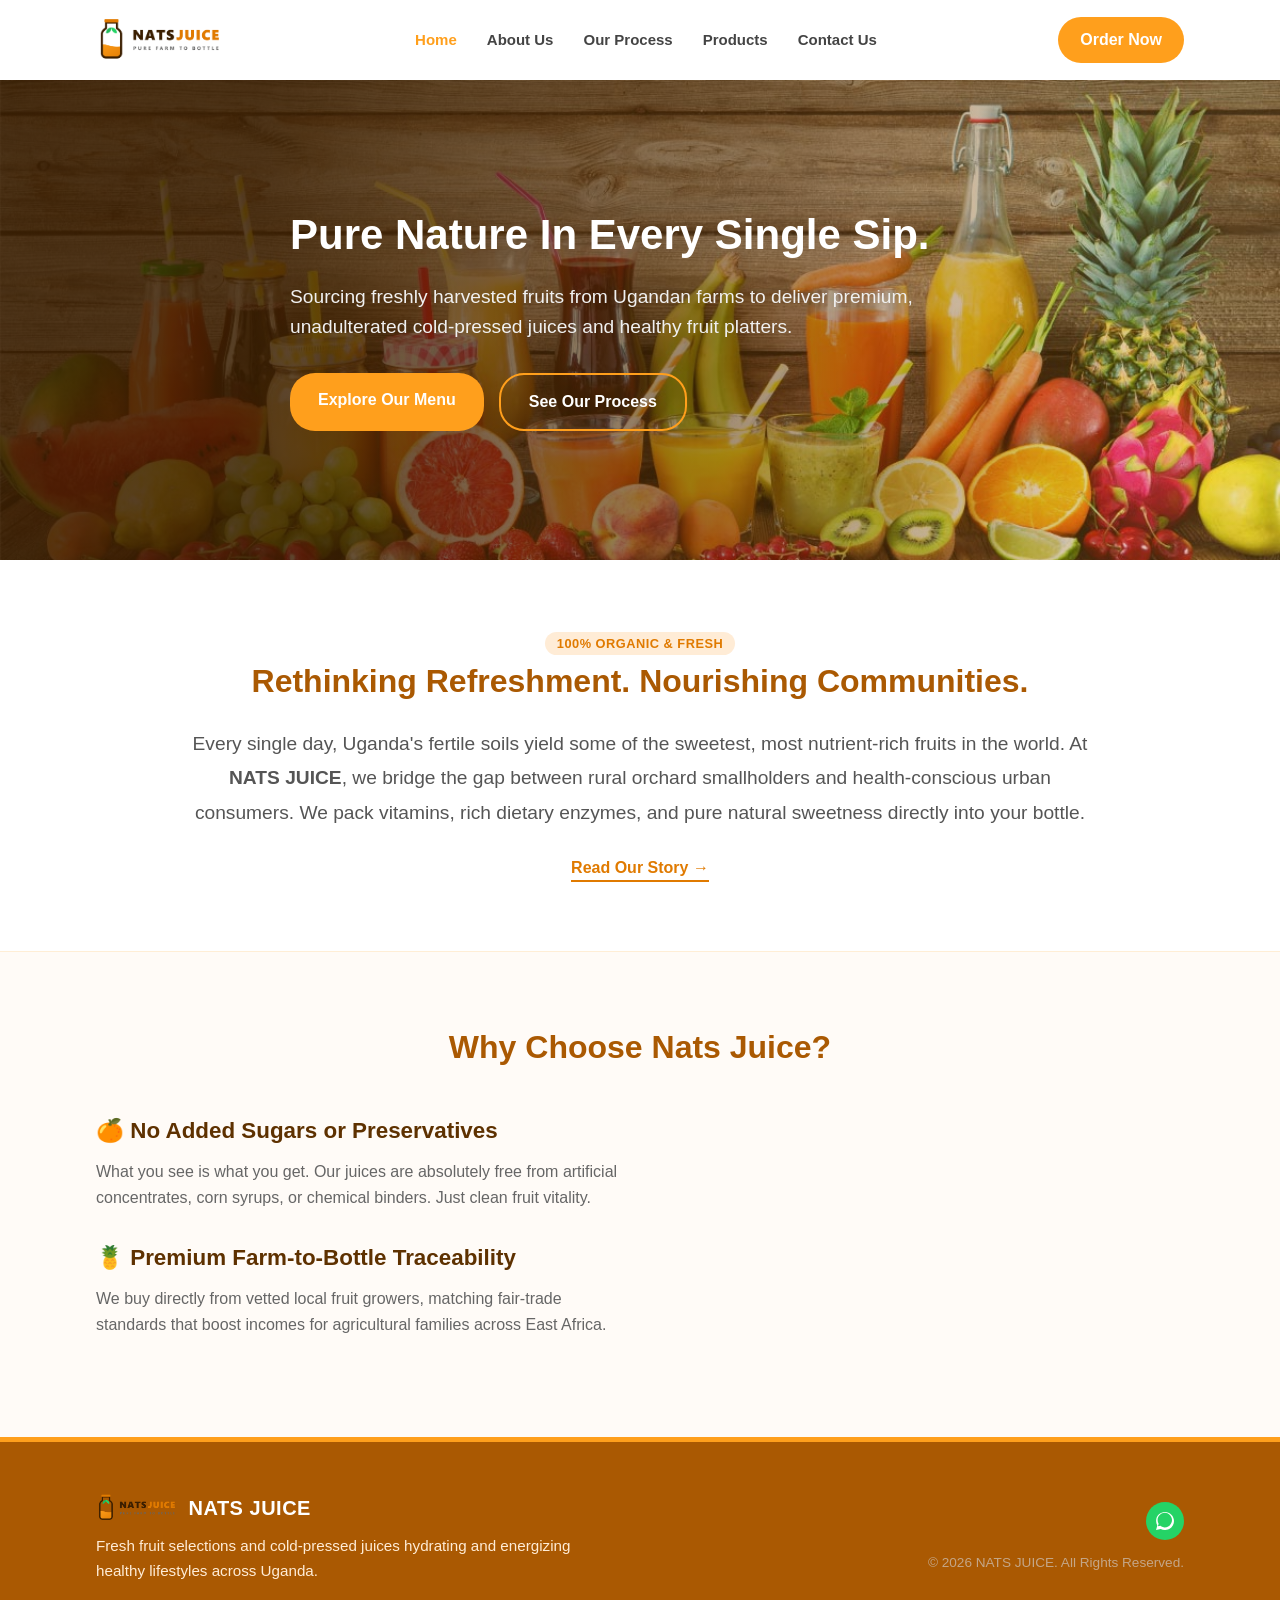
<file: juice - Copy/Index.html>
<!DOCTYPE html>
<html lang="en">
<head>
    <meta charset="UTF-8">
    <meta name="viewport" content="width=device-width, initial-scale=1.0">
    <title>NATS JUICE | Fresh Fruits & Natural Juices</title>
    <link rel="stylesheet" href="style.css">
</head>
<body>

    <header class="main-header">
        <div class="container header-flex">
            <div class="logo">
                <img src="images/logo.png" alt="Nats Juice Logo" class="logo-img">
                <span class="logo-text"></span>
            </div>
            <nav class="nav-menu">
                <ul>
                    <li><a href="index.html" class="active">Home</a></li>
                    <li><a href="About.html">About Us</a></li>
                    <li><a href="Process.html">Our Process</a></li>
                    <li><a href="products.html">Products</a></li>
                    <li><a href="contact.html">Contact Us</a></li>
                </ul>
            </nav>
            <div class="header-cta">
                <a href="contact.html" class="btn-cta">Order Now</a>
            </div>
        </div>
    </header>

    <section class="hero-section">
        <div class="hero-overlay"></div>
        <div class="container hero-content">
            <h1>Pure Nature In Every Single Sip.</h1>
            <p style="margin-bottom: 30px; font-size: 1.2rem; color: #f0f0f0;">Sourcing freshly harvested fruits from Ugandan farms to deliver premium, unadulterated cold-pressed juices and healthy fruit platters.</p>
            <div style="display: flex; gap: 15px; flex-wrap: wrap;">
                <a href="products.html" class="btn-primary">Explore Our Menu</a>
                <a href="Process.html" class="btn-primary" style="background-color: transparent; border: 2px solid #FF9F1C;">See Our Process</a>
            </div>
        </div>
    </section>

    <section class="section-padding" style="background-color: #ffffff;">
        <div class="container" style="max-width: 900px; text-align: center;">
            <span class="product-badge">100% Organic & Fresh</span>
            <h2 class="section-title" style="margin-bottom: 20px;">Rethinking Refreshment. Nourishing Communities.</h2>
            <p style="font-size: 1.2rem; color: #555555; line-height: 1.8; margin-bottom: 25px;">
                Every single day, Uganda's fertile soils yield some of the sweetest, most nutrient-rich fruits in the world. At <strong>NATS JUICE</strong>, we bridge the gap between rural orchard smallholders and health-conscious urban consumers. We pack vitamins, rich dietary enzymes, and pure natural sweetness directly into your bottle.
            </p>
            <a href="About.html" style="color: #E07A00; font-weight: bold; text-decoration: none; border-bottom: 2px solid #E07A00; padding-bottom: 4px; transition: color 0.3s;">
                Read Our Story &rarr;
            </a>
        </div>
    </section>

    <section class="section-padding" style="background-color: #fffbf7; border-top: 1px solid #ffeed6;">
        <div class="container">
            <h2 class="section-title">Why Choose Nats Juice?</h2>
            <div class="grid-two-col" style="align-items: center;">
                <div>
                    <div style="margin-bottom: 30px;">
                        <h3 style="color: #5E3100; margin-bottom: 10px; font-size: 1.4rem;">🍊 No Added Sugars or Preservatives</h3>
                        <p style="color: #666;">What you see is what you get. Our juices are absolutely free from artificial concentrates, corn syrups, or chemical binders. Just clean fruit vitality.</p>
                    </div>
                    <div style="margin-bottom: 30px;">
                        <h3 style="color: #5E3100; margin-bottom: 10px; font-size: 1.4rem;">🍍 Premium Farm-to-Bottle Traceability</h3>
                        <p style="color: #666;">We buy directly from vetted local fruit growers, matching fair-trade standards that boost incomes for agricultural families across East Africa.</p>
                    </div>
                </div>
            </div>
        </div>
    </section>

    <footer class="main-footer-compact">
        <div class="container footer-grid-compact">
            <div class="footer-brand-compact">
                <div class="logo">
                    <img src="images/logo.png" alt="Nats Juice Logo" class="logo-img" style="height: 32px;">
                    <span class="logo-text" style="color: #ffffff; font-size: 20px;">NATS JUICE</span>
                </div>
                <p>Fresh fruit selections and cold-pressed juices hydrating and energizing healthy lifestyles across Uganda.</p>
            </div>
            <div class="footer-socials-compact">
                <div class="social-icons-compact">
                    <a href="https://wa.me/256778732386" target="_blank" class="social-btn-compact whatsapp" aria-label="WhatsApp">
                        <svg viewBox="0 0 24 24" width="18" height="18" fill="currentColor"><path d="M.057 24l1.687-6.163c-1.041-1.804-1.588-3.849-1.587-5.946C.06 5.348 5.397.01 12.008.01c3.202.001 6.212 1.246 8.477 3.513 2.266 2.268 3.507 5.28 3.505 8.484-.004 6.657-5.34 11.997-11.953 11.997-2.005-.001-3.973-.502-5.713-1.457L0 24zm6.59-4.846c1.6.95 3.188 1.449 4.825 1.451 5.436 0 9.86-4.37 9.864-9.799.002-2.623-1.023-5.086-2.885-6.948C16.53 2.01 14.081.99 11.999.99c-5.442 0-9.87 4.372-9.874 9.802-.001 1.73.472 3.41 1.368 4.888l-.948 3.46 3.548-.923z"/></svg>
                    </a>
                </div>
                <p class="copyright-text-compact">&copy; 2026 NATS JUICE. All Rights Reserved.</p>
            </div>
        </div>
    </footer>
</body>
</html>
</file>
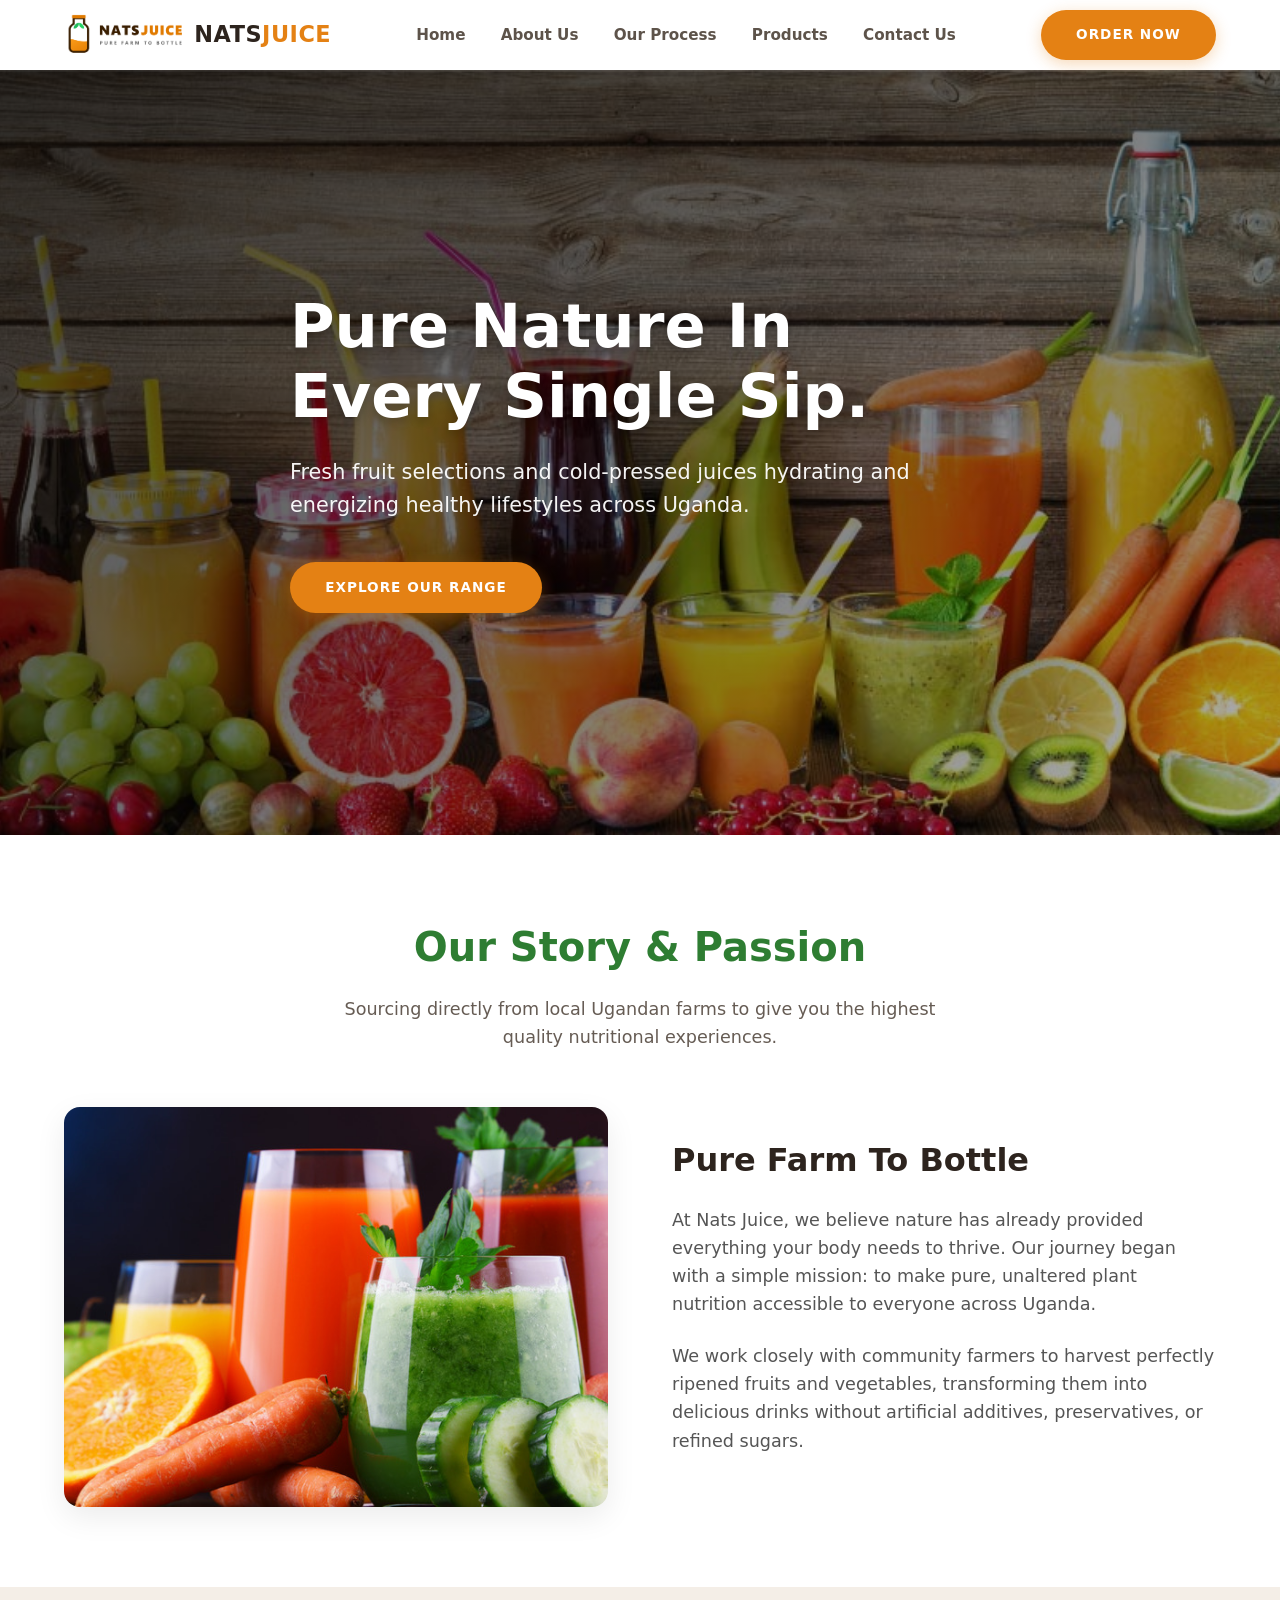
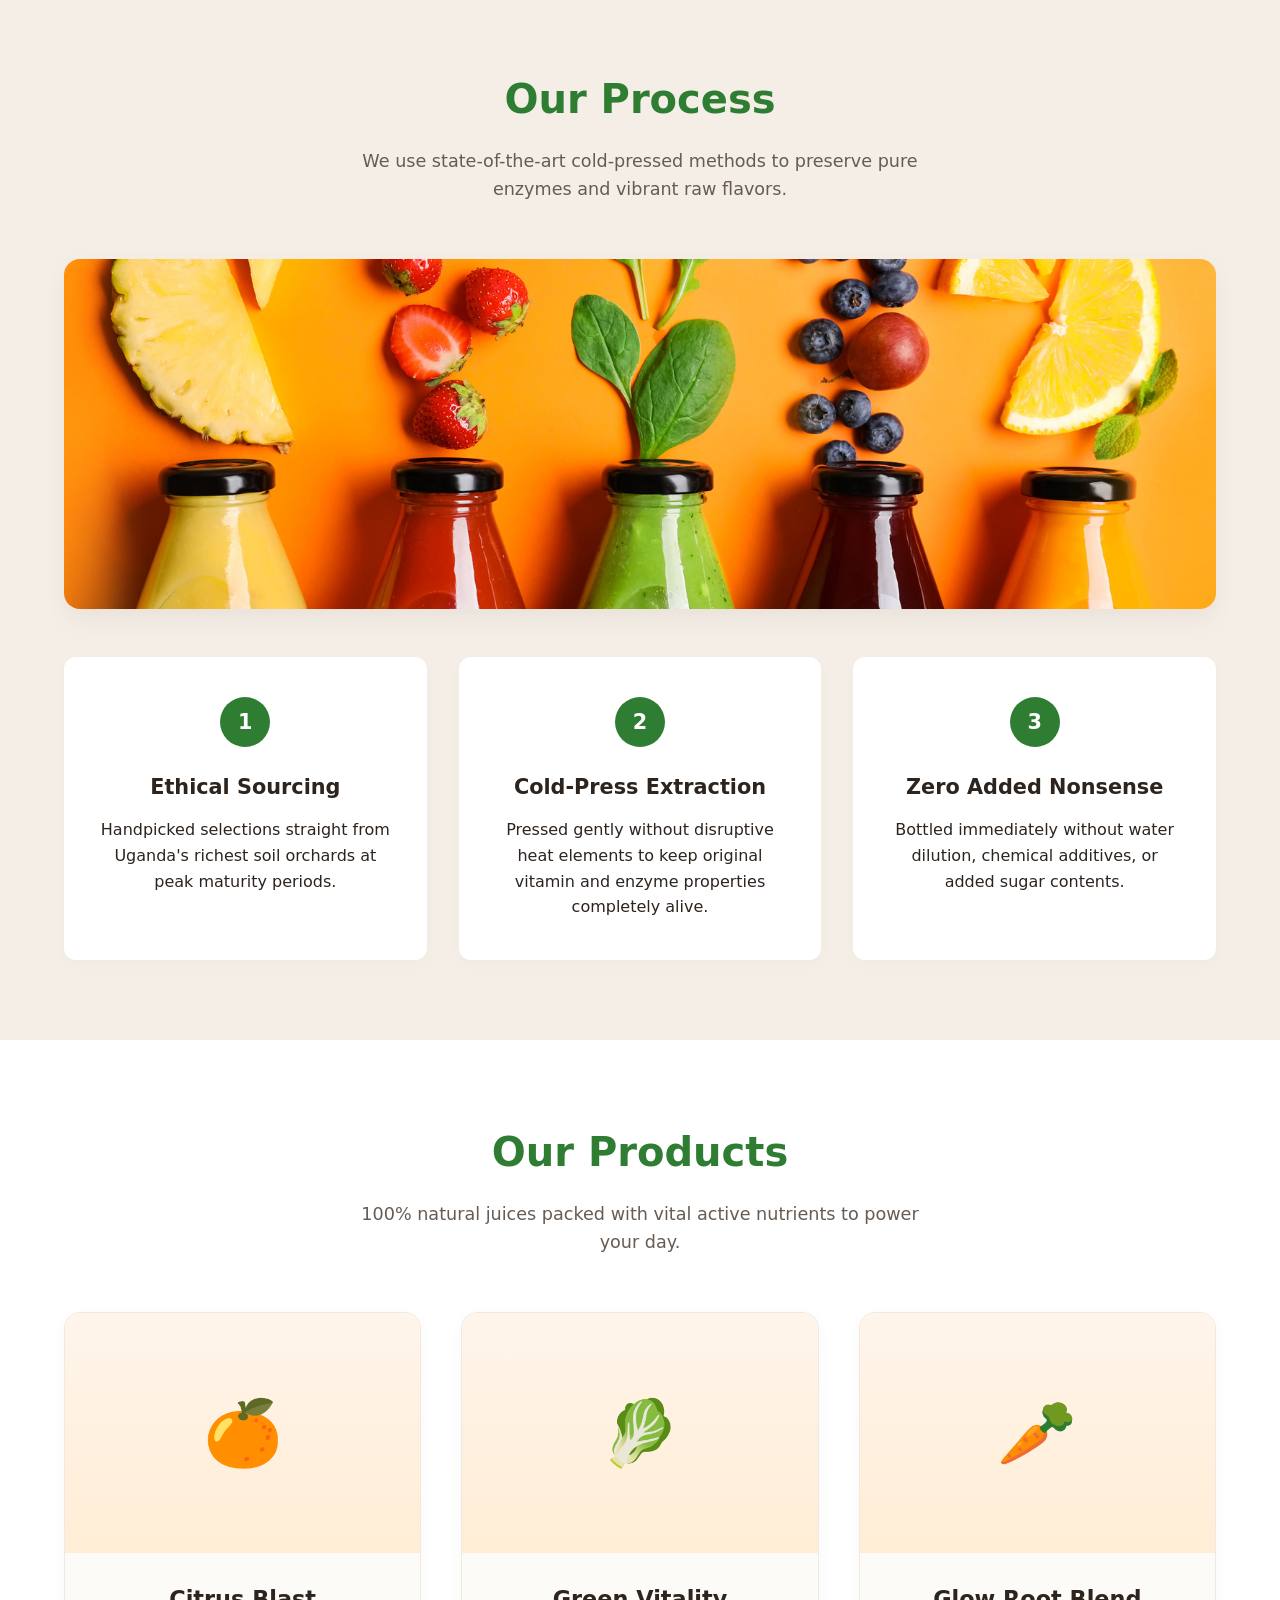
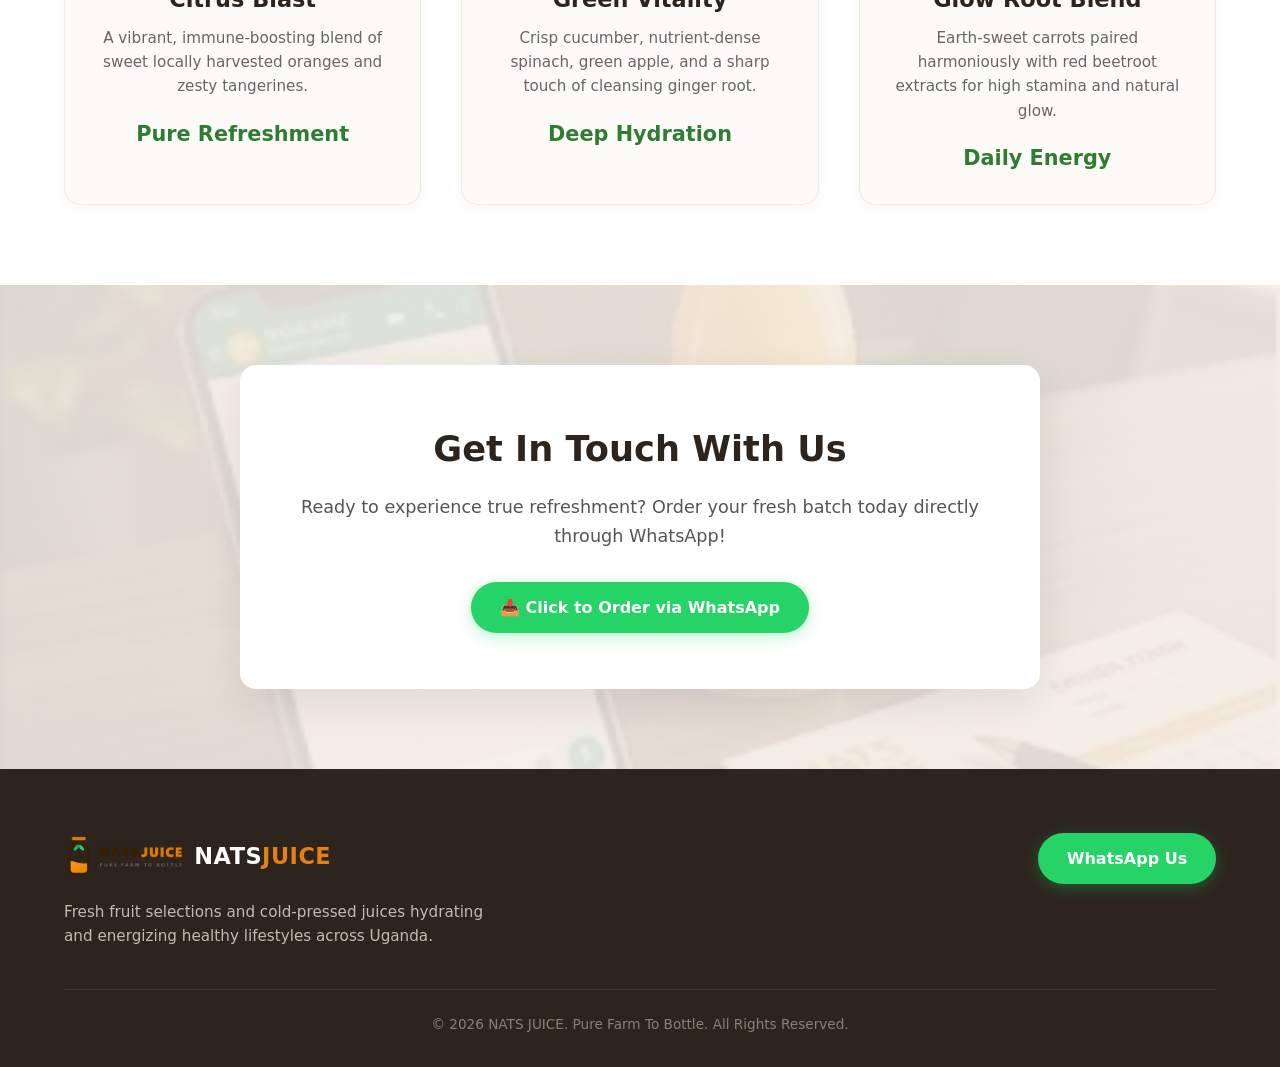
<file: nracheal/index.html>
<!DOCTYPE html>
<html lang="en">
<head>
    <meta charset="UTF-8">
    <meta name="viewport" content="width=device-width, initial-scale=1.0">
    <title>NATS JUICE | Pure Farm To Bottle</title>
    <style>
        /* ==========================================================================
           1. VARIABLES, BASE RESET & FONTS
           ========================================================================== */
        :root {
            --primary-color: #2e7d32;     /* Fresh Leaf Green */
            --secondary-color: #e48114;   /* Brand Orange */
            --dark-color: #2d241e;        /* Earthy Charcoal */
            --light-bg: #fdfbf7;          /* Clean Off-white */
            --white: #ffffff;
            --transition: all 0.3s cubic-bezier(0.25, 0.8, 0.25, 1);
            --max-width: 1200px;
        }

        * {
            margin: 0;
            padding: 0;
            box-sizing: border-box;
            scroll-behavior: smooth;
        }

        body {
            font-family: 'Segoe UI', system-ui, -apple-system, sans-serif;
            line-height: 1.6;
            color: var(--dark-color);
            background-color: var(--light-bg);
        }

        .container {
            width: 90%;
            max-width: var(--max-width);
            margin: 0 auto;
        }

        a {
            text-decoration: none;
            color: inherit;
            transition: var(--transition);
        }

        ul {
            list-style: none;
        }

        img {
            max-width: 100%;
            height: auto;
            display: block;
        }

        section {
            padding: 5rem 0;
        }

        /* ==========================================================================
           2. REUSABLE COMPONENTS (BUTTONS & HEADINGS)
           ========================================================================== */
        .btn-cta {
            display: inline-block;
            padding: 0.9rem 2.2rem;
            background-color: var(--secondary-color);
            color: var(--white);
            border-radius: 50px;
            font-weight: 700;
            text-transform: uppercase;
            font-size: 0.85rem;
            letter-spacing: 1px;
            border: none;
            cursor: pointer;
            box-shadow: 0 4px 15px rgba(228, 129, 20, 0.3);
        }

        .btn-cta:hover {
            background-color: #c96f0e;
            transform: translateY(-2px);
            box-shadow: 0 6px 20px rgba(228, 129, 20, 0.4);
        }

        .section-title {
            font-size: 2.5rem;
            text-align: center;
            color: var(--primary-color);
            margin-bottom: 1rem;
            position: relative;
            font-weight: 800;
        }

        .section-subtitle {
            text-align: center;
            max-width: 600px;
            margin: 0 auto 3.5rem auto;
            font-size: 1.1rem;
            color: #665c54;
        }

        /* ==========================================================================
           3. FIXED STICKY HEADER
           ========================================================================== */
        .main-header {
            background-color: rgba(255, 255, 255, 0.96);
            box-shadow: 0 2px 20px rgba(0, 0, 0, 0.05);
            position: sticky;
            top: 0;
            z-index: 1000;
            padding: 0.6rem 0;
            backdrop-filter: blur(5px);
        }

        .header-flex {
            display: flex;
            justify-content: space-between;
            align-items: center;
        }

        .logo {
            display: flex;
            align-items: center;
            gap: 0.6rem;
        }

        .logo-img {
            height: 48px;
            width: auto;
        }

        .logo-text {
            font-size: 1.4rem;
            font-weight: 900;
            color: var(--dark-color);
            letter-spacing: 0.5px;
        }
        
        .logo-text span {
            color: var(--secondary-color);
        }

        .nav-menu ul {
            display: flex;
            gap: 2.2rem;
        }

        .nav-menu a {
            font-weight: 600;
            color: #5d534a;
            padding: 0.5rem 0;
            position: relative;
            font-size: 0.95rem;
        }

        .nav-menu a:hover {
            color: var(--primary-color);
        }

        .nav-menu a::after {
            content: '';
            position: absolute;
            bottom: -2px;
            left: 0;
            width: 0;
            height: 3px;
            background-color: var(--primary-color);
            border-radius: 2px;
            transition: var(--transition);
        }

        .nav-menu a:hover::after {
            width: 100%;
        }

        /* ==========================================================================
           4. HERO SECTION
           ========================================================================== */
        .hero-section {
            position: relative;
            height: 85vh;
            min-height: 550px;
            background: url('home.jpg') no-repeat center center/cover;
            display: flex;
            align-items: center;
        }

        .hero-overlay {
            position: absolute;
            top: 0;
            left: 0;
            width: 100%;
            height: 100%;
            background: linear-gradient(135deg, rgba(0, 0, 0, 0.75) 0%, rgba(0, 0, 0, 0.3) 100%);
            z-index: 1;
        }

        .hero-content {
            position: relative;
            z-index: 2;
            color: var(--white);
            max-width: 700px;
        }

        .hero-content h1 {
            font-size: 3.8rem;
            font-weight: 900;
            line-height: 1.15;
            margin-bottom: 1.5rem;
            text-shadow: 0 4px 10px rgba(0,0,0,0.2);
        }

        .hero-content p {
            font-size: 1.3rem;
            margin-bottom: 2.5rem;
            opacity: 0.95;
            font-weight: 400;
        }

        /* ==========================================================================
           5. ABOUT SECTION (SPLIT SPLASH)
           ========================================================================== */
        .about-section {
            background-color: var(--white);
        }

        .grid-split {
            display: grid;
            grid-template-columns: 1fr 1fr;
            gap: 4rem;
            align-items: center;
        }

        .about-img-container img {
            border-radius: 16px;
            box-shadow: 0 10px 30px rgba(0,0,0,0.08);
            width: 100%;
            object-fit: cover;
            height: 400px;
        }

        .about-text h3 {
            font-size: 2rem;
            color: var(--dark-color);
            margin-bottom: 1.2rem;
            font-weight: 800;
        }

        .about-text p {
            font-size: 1.1rem;
            color: #555;
            margin-bottom: 1.5rem;
        }

        /* ==========================================================================
           6. OUR PROCESS SECTION
           ========================================================================== */
        .process-section {
            background-color: #f4eee7;
        }

        .process-banner {
            width: 100%;
            height: 350px;
            object-fit: cover;
            border-radius: 16px;
            margin-bottom: 3rem;
            box-shadow: 0 10px 25px rgba(0,0,0,0.05);
        }

        .process-steps {
            display: grid;
            grid-template-columns: repeat(3, 1fr);
            gap: 2rem;
        }

        .step-card {
            background: var(--white);
            padding: 2.5rem 2rem;
            border-radius: 12px;
            text-align: center;
            box-shadow: 0 4px 15px rgba(0,0,0,0.02);
            transition: var(--transition);
        }

        .step-card:hover {
            transform: translateY(-5px);
            box-shadow: 0 10px 25px rgba(0,0,0,0.06);
        }

        .step-num {
            width: 50px;
            height: 50px;
            background-color: var(--primary-color);
            color: var(--white);
            border-radius: 50%;
            display: flex;
            align-items: center;
            justify-content: center;
            font-size: 1.3rem;
            font-weight: 700;
            margin: 0 auto 1.5rem auto;
        }

        .step-card h4 {
            font-size: 1.3rem;
            margin-bottom: 0.8rem;
            color: var(--dark-color);
        }

        /* ==========================================================================
           7. PRODUCTS SECTION (STYLIZED PLACEHOLDERS)
           ========================================================================== */
        .products-section {
            background-color: var(--white);
        }

        .products-grid {
            display: grid;
            grid-template-columns: repeat(3, 1fr);
            gap: 2.5rem;
        }

        .product-card {
            background: var(--light-bg);
            border-radius: 16px;
            overflow: hidden;
            box-shadow: 0 4px 15px rgba(0,0,0,0.03);
            border: 1px solid #f0e9e1;
            transition: var(--transition);
        }

        .product-card:hover {
            transform: scale(1.02);
            box-shadow: 0 12px 30px rgba(0,0,0,0.08);
        }

        .product-visual {
            height: 240px;
            background: linear-gradient(to bottom, #fff5eb, #ffedd5);
            display: flex;
            align-items: center;
            justify-content: center;
            font-size: 4rem;
        }

        .product-info {
            padding: 1.8rem;
            text-align: center;
        }

        .product-info h4 {
            font-size: 1.4rem;
            margin-bottom: 0.5rem;
            color: var(--dark-color);
        }

        .product-info p {
            font-size: 0.95rem;
            color: #666;
            margin-bottom: 1.2rem;
        }

        .product-price {
            font-size: 1.3rem;
            font-weight: 800;
            color: var(--primary-color);
        }

        /* ==========================================================================
           8. CONTACT SECTION
           ========================================================================== */
        .contact-section {
            background: linear-gradient(rgba(244, 238, 231, 0.9), rgba(244, 238, 231, 0.9)), url('contact.jpg') no-repeat center center/cover;
        }

        .contact-box {
            background-color: var(--white);
            max-width: 800px;
            margin: 0 auto;
            border-radius: 16px;
            overflow: hidden;
            box-shadow: 0 15px 40px rgba(0,0,0,0.08);
        }

        .contact-content {
            padding: 3.5rem;
            text-align: center;
        }

        .contact-content h3 {
            font-size: 2.2rem;
            margin-bottom: 1rem;
            color: var(--dark-color);
        }

        .contact-content p {
            margin-bottom: 2rem;
            color: #555;
            font-size: 1.1rem;
        }

        /* ==========================================================================
           9. COMPACT FOOTER
           ========================================================================== */
        .footer-compact {
            background-color: var(--dark-color);
            color: #c5b9b0;
            padding: 4rem 0 2rem 0;
        }

        .footer-flex-compact {
            display: flex;
            justify-content: space-between;
            align-items: flex-start;
            gap: 3rem;
            flex-wrap: wrap;
            border-bottom: 1px solid #423730;
            padding-bottom: 2.5rem;
            margin-bottom: 1.5rem;
        }

        .footer-brand-compact {
            max-width: 450px;
        }

        .footer-brand-compact p {
            margin-top: 1.2rem;
            font-size: 0.95rem;
            line-height: 1.6;
        }

        .social-btn-compact.whatsapp {
            display: inline-flex;
            align-items: center;
            background-color: #25d366;
            color: var(--white);
            padding: 0.8rem 1.8rem;
            border-radius: 30px;
            font-weight: 700;
            font-size: 1rem;
            box-shadow: 0 4px 15px rgba(37, 211, 102, 0.3);
        }

        .social-btn-compact.whatsapp:hover {
            background-color: #1ebd58;
            transform: translateY(-2px);
        }

        .footer-copy {
            text-align: center;
            font-size: 0.85rem;
            color: #8c7e74;
        }

        /* ==========================================================================
           10. RESPONSIVE MEDIA QUERIES
           ========================================================================== */
        @media (max-width: 992px) {
            .grid-split {
                grid-template-columns: 1fr;
                gap: 2.5rem;
            }
            .process-steps, .products-grid {
                grid-template-columns: repeat(2, 1fr);
            }
            .hero-content h1 { font-size: 3rem; }
        }

        @media (max-width: 768px) {
            .header-flex {
                flex-direction: column;
                gap: 1.2rem;
                padding: 1rem 0;
            }
            .nav-menu ul {
                gap: 1.2rem;
                flex-wrap: wrap;
                justify-content: center;
            }
            .header-cta { display: none; }
            .hero-section { height: 70vh; }
            .hero-content h1 { font-size: 2.4rem; }
            .process-steps, .products-grid {
                grid-template-columns: 1fr;
            }
            .contact-content { padding: 2rem; }
            .footer-flex-compact {
                flex-direction: column;
                align-items: center;
                text-align: center;
            }
        }
    </style>
</head>
<body>

    <header class="main-header">
        <div class="container header-flex">
            <div class="logo">
                <img src="logo.png" alt="Nats Juice Logo" class="logo-img">
                <span class="logo-text">NATS<span>JUICE</span></span>
            </div>
            <nav class="nav-menu">
                <ul>
                    <li><a href="#home">Home</a></li>
                    <li><a href="#about">About Us</a></li>
                    <li><a href="#process">Our Process</a></li>
                    <li><a href="#products">Products</a></li>
                    <li><a href="#contact">Contact Us</a></li>
                </ul>
            </nav>
            <div class="header-cta">
                <a href="#contact" class="btn-cta">Order Now</a>
            </div>
        </div>
    </header>

    <section id="home" class="hero-section">
        <div class="hero-overlay"></div>
        <div class="container hero-content">
            <h1>Pure Nature In Every Single Sip.</h1>
            <p>Fresh fruit selections and cold-pressed juices hydrating and energizing healthy lifestyles across Uganda.</p>
            <a href="#products" class="btn-cta">Explore Our Range</a>
        </div>
    </section>

    <section id="about" class="about-section">
        <div class="container">
            <h2 class="section-title">Our Story & Passion</h2>
            <p class="section-subtitle">Sourcing directly from local Ugandan farms to give you the highest quality nutritional experiences.</p>
            
            <div class="grid-split">
                <div class="about-img-container">
                    <img src="about.jpg" alt="Fresh wholesome fruits and natural juices mixture">
                </div>
                <div class="about-text">
                    <h3>Pure Farm To Bottle</h3>
                    <p>At Nats Juice, we believe nature has already provided everything your body needs to thrive. Our journey began with a simple mission: to make pure, unaltered plant nutrition accessible to everyone across Uganda.</p>
                    <p>We work closely with community farmers to harvest perfectly ripened fruits and vegetables, transforming them into delicious drinks without artificial additives, preservatives, or refined sugars.</p>
                </div>
            </div>
        </div>
    </section>

    <section id="process" class="process-section">
        <div class="container">
            <h2 class="section-title">Our Process</h2>
            <p class="section-subtitle">We use state-of-the-art cold-pressed methods to preserve pure enzymes and vibrant raw flavors.</p>
            
            <img src="process.jpg" alt="Nats Juice Cold-Pressed Process Overview Banner" class="process-banner">
            
            <div class="process-steps">
                <div class="step-card">
                    <div class="step-num">1</div>
                    <h4>Ethical Sourcing</h4>
                    <p>Handpicked selections straight from Uganda's richest soil orchards at peak maturity periods.</p>
                </div>
                <div class="step-card">
                    <div class="step-num">2</div>
                    <h4>Cold-Press Extraction</h4>
                    <p>Pressed gently without disruptive heat elements to keep original vitamin and enzyme properties completely alive.</p>
                </div>
                <div class="step-card">
                    <div class="step-num">3</div>
                    <h4>Zero Added Nonsense</h4>
                    <p>Bottled immediately without water dilution, chemical additives, or added sugar contents.</p>
                </div>
            </div>
        </div>
    </section>

    <section id="products" class="products-section">
        <div class="container">
            <h2 class="section-title">Our Products</h2>
            <p class="section-subtitle">100% natural juices packed with vital active nutrients to power your day.</p>
            
            <div class="products-grid">
                <div class="product-card">
                    <div class="product-visual">🍊</div>
                    <div class="product-info">
                        <h4>Citrus Blast</h4>
                        <p>A vibrant, immune-boosting blend of sweet locally harvested oranges and zesty tangerines.</p>
                        <span class="product-price">Pure Refreshment</span>
                    </div>
                </div>
                <div class="product-card">
                    <div class="product-visual">🥬</div>
                    <div class="product-info">
                        <h4>Green Vitality</h4>
                        <p>Crisp cucumber, nutrient-dense spinach, green apple, and a sharp touch of cleansing ginger root.</p>
                        <span class="product-price">Deep Hydration</span>
                    </div>
                </div>
                <div class="product-card">
                    <div class="product-visual">🥕</div>
                    <div class="product-info">
                        <h4>Glow Root Blend</h4>
                        <p>Earth-sweet carrots paired harmoniously with red beetroot extracts for high stamina and natural glow.</p>
                        <span class="product-price">Daily Energy</span>
                    </div>
                </div>
            </div>
        </div>
    </section>

    <section id="contact" class="contact-section">
        <div class="container">
            <div class="contact-box">
                <div class="contact-content">
                    <h3>Get In Touch With Us</h3>
                    <p>Ready to experience true refreshment? Order your fresh batch today directly through WhatsApp!</p>
                    <a href="https://wa.me/256778732386" target="_blank" class="social-btn-compact whatsapp">
                        📥 Click to Order via WhatsApp
                    </a>
                </div>
            </div>
        </div>
    </section>

    <footer class="footer-compact">
        <div class="container">
            <div class="footer-flex-compact">
                <div class="footer-brand-compact">
                    <div class="logo">
                        <img src="logo.png" alt="Nats Juice Logo" class="logo-img">
                        <span class="logo-text" style="color: #ffffff;">NATS<span>JUICE</span></span>
                    </div>
                    <p>Fresh fruit selections and cold-pressed juices hydrating and energizing healthy lifestyles across Uganda.</p>
                </div>
                <div class="footer-socials-compact">
                    <a href="https://wa.me/256778732386" target="_blank" class="social-btn-compact whatsapp">
                        WhatsApp Us
                    </a>
                </div>
            </div>
            <div class="footer-copy">
                <p>&copy; 2026 NATS JUICE. Pure Farm To Bottle. All Rights Reserved.</p>
            </div>
        </div>
    </footer>

</body>
</html>
</file>
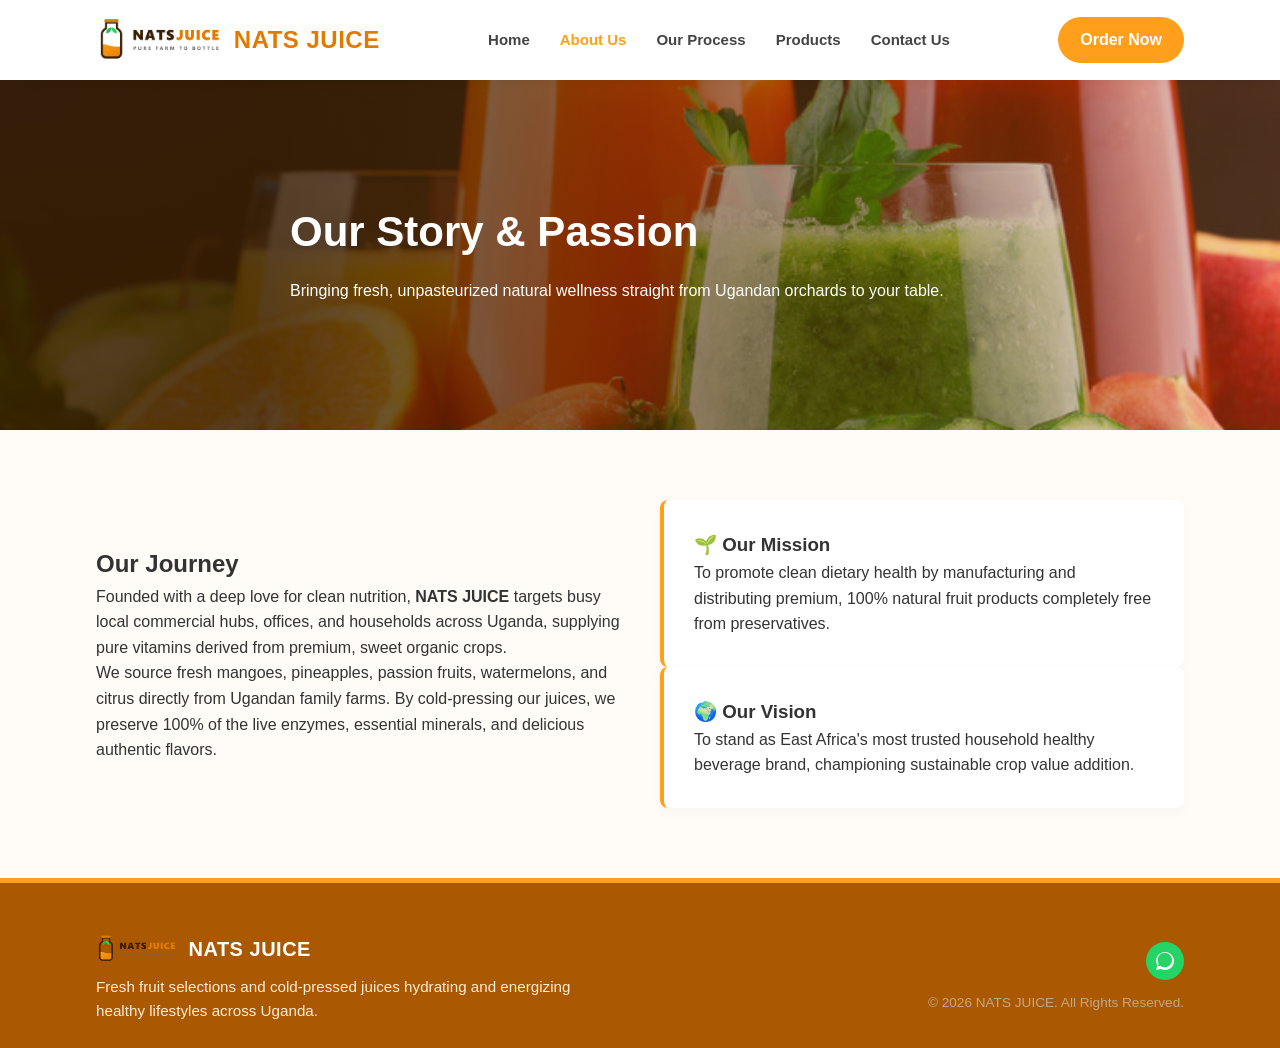
<file: juice - Copy/About.html>
<!DOCTYPE html>
<html lang="en">
<head>
    <meta charset="UTF-8">
    <meta name="viewport" content="width=device-width, initial-scale=1.0">
    <title>About Us | NATS JUICE</title>
    <link rel="stylesheet" href="style.css">
</head>
<body>

    <header class="main-header">
        <div class="container header-flex">
            <div class="logo">
                <img src="images/logo.png" alt="Nats Juice Logo" class="logo-img">
                <span class="logo-text">NATS JUICE</span>
            </div>
            <nav class="nav-menu">
                <ul>
                    <li><a href="index.html">Home</a></li>
                    <li><a href="About.html" class="active">About Us</a></li>
                    <li><a href="Process.html">Our Process</a></li>
                    <li><a href="products.html">Products</a></li>
                   
                    <li><a href="contact.html">Contact Us</a></li>
                </ul>
            </nav>
            <div class="header-cta">
                <a href="contact.html" class="btn-cta">Order Now</a>
            </div>
        </div>
    </header>

    <section class="page-hero about-hero">
        <div class="hero-overlay"></div>
        <div class="container hero-content">
            <h1>Our Story & Passion</h1>
            <p>Bringing fresh, unpasteurized natural wellness straight from Ugandan orchards to your table.</p>
        </div>
    </section>

    <section class="about-section section-padding">
        <div class="container grid-two-col">
            <div class="about-text">
                <h2>Our Journey</h2>
                <p>Founded with a deep love for clean nutrition, <strong>NATS JUICE</strong> targets busy local commercial hubs, offices, and households across Uganda, supplying pure vitamins derived from premium, sweet organic crops.</p>
                <p>We source fresh mangoes, pineapples, passion fruits, watermelons, and citrus directly from Ugandan family farms. By cold-pressing our juices, we preserve 100% of the live enzymes, essential minerals, and delicious authentic flavors.</p>
            </div>
            <div class="about-values">
                <div class="value-card">
                    <h3>🌱 Our Mission</h3>
                    <p>To promote clean dietary health by manufacturing and distributing premium, 100% natural fruit products completely free from preservatives.</p>
                </div>
                <div class="value-card">
                    <h3>🌍 Our Vision</h3>
                    <p>To stand as East Africa's most trusted household healthy beverage brand, championing sustainable crop value addition.</p>
                </div>
            </div>
        </div>
    </section>

    <footer class="main-footer-compact">
        <div class="container footer-grid-compact">
            <div class="footer-brand-compact">
                <div class="logo">
                    <img src="images/logo.png" alt="Nats Juice Logo" class="logo-img" style="height: 32px;">
                    <span class="logo-text" style="color: #ffffff; font-size: 20px;">NATS JUICE</span>
                </div>
                <p>Fresh fruit selections and cold-pressed juices hydrating and energizing healthy lifestyles across Uganda.</p>
            </div>
            <div class="footer-socials-compact">
                <div class="social-icons-compact">
                    <a href="https://wa.me/256778732386" target="_blank" class="social-btn-compact whatsapp" aria-label="WhatsApp">
                        <svg viewBox="0 0 24 24" width="18" height="18" fill="currentColor"><path d="M.057 24l1.687-6.163c-1.041-1.804-1.588-3.849-1.587-5.946C.06 5.348 5.397.01 12.008.01c3.202.001 6.212 1.246 8.477 3.513 2.266 2.268 3.507 5.28 3.505 8.484-.004 6.657-5.34 11.997-11.953 11.997-2.005-.001-3.973-.502-5.713-1.457L0 24zm6.59-4.846c1.6.95 3.188 1.449 4.825 1.451 5.436 0 9.86-4.37 9.864-9.799.002-2.623-1.023-5.086-2.885-6.948C16.53 2.01 14.081.99 11.999.99c-5.442 0-9.87 4.372-9.874 9.802-.001 1.73.472 3.41 1.368 4.888l-.948 3.46 3.548-.923z"/></svg>
                    </a>
                </div>
                <p class="copyright-text-compact">&copy; 2026 NATS JUICE. All Rights Reserved.</p>
            </div>
        </div>
    </footer>
</body>
</html>
</file>
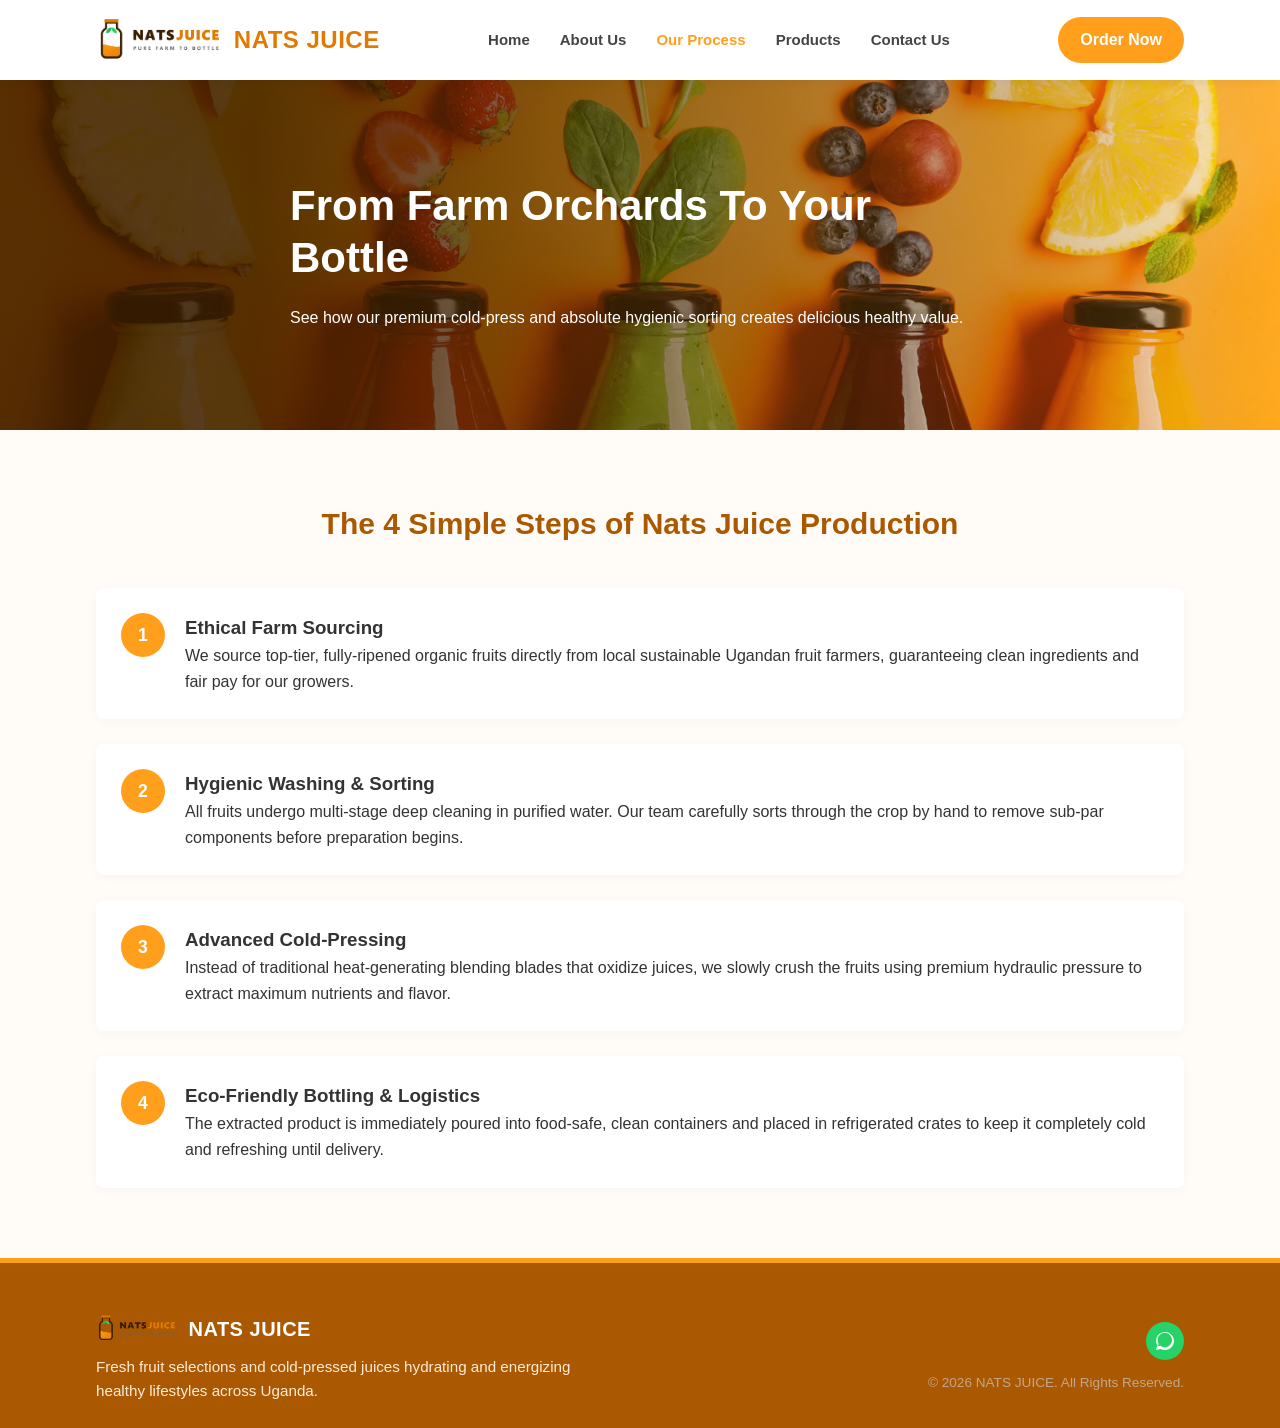
<file: juice - Copy/process.html>
<!DOCTYPE html>
<html lang="en">
<head>
    <meta charset="UTF-8">
    <meta name="viewport" content="width=device-width, initial-scale=1.0">
    <title>Our Process | NATS JUICE</title>
    <link rel="stylesheet" href="style.css">
</head>
<body>

    <header class="main-header">
        <div class="container header-flex">
            <div class="logo">
                <img src="images/logo.png" alt="Nats Juice Logo" class="logo-img">
                <span class="logo-text">NATS JUICE</span>
            </div>
            <nav class="nav-menu">
                <ul>
                    <li><a href="index.html">Home</a></li>
                    <li><a href="About.html">About Us</a></li>
                    <li><a href="Process.html" class="active">Our Process</a></li>
                    <li><a href="products.html">Products</a></li>
                    
                    <li><a href="contact.html">Contact Us</a></li>
                </ul>
            </nav>
            <div class="header-cta">
                <a href="contact.html" class="btn-cta">Order Now</a>
            </div>
        </div>
    </header>

    <section class="page-hero process-hero">
        <div class="hero-overlay"></div>
        <div class="container hero-content">
            <h1>From Farm Orchards To Your Bottle</h1>
            <p>See how our premium cold-press and absolute hygienic sorting creates delicious healthy value.</p>
        </div>
    </section>

    <section class="process-section section-padding">
        <div class="container">
            <h2 class="section-center-title">The 4 Simple Steps of Nats Juice Production</h2>
            
            <div class="process-timeline">
                <div class="process-step">
                    <div class="step-number">1</div>
                    <div class="step-content">
                        <h3>Ethical Farm Sourcing</h3>
                        <p>We source top-tier, fully-ripened organic fruits directly from local sustainable Ugandan fruit farmers, guaranteeing clean ingredients and fair pay for our growers.</p>
                    </div>
                </div>

                <div class="process-step">
                    <div class="step-number">2</div>
                    <div class="step-content">
                        <h3>Hygienic Washing & Sorting</h3>
                        <p>All fruits undergo multi-stage deep cleaning in purified water. Our team carefully sorts through the crop by hand to remove sub-par components before preparation begins.</p>
                    </div>
                </div>

                <div class="process-step">
                    <div class="step-number">3</div>
                    <div class="step-content">
                        <h3>Advanced Cold-Pressing</h3>
                        <p>Instead of traditional heat-generating blending blades that oxidize juices, we slowly crush the fruits using premium hydraulic pressure to extract maximum nutrients and flavor.</p>
                    </div>
                </div>

                <div class="process-step">
                    <div class="step-number">4</div>
                    <div class="step-content">
                        <h3>Eco-Friendly Bottling & Logistics</h3>
                        <p>The extracted product is immediately poured into food-safe, clean containers and placed in refrigerated crates to keep it completely cold and refreshing until delivery.</p>
                    </div>
                </div>
            </div>
        </div>
    </section>

    <footer class="main-footer-compact">
        <div class="container footer-grid-compact">
            <div class="footer-brand-compact">
                <div class="logo">
                    <img src="images/logo.png" alt="Nats Juice Logo" class="logo-img" style="height: 32px;">
                    <span class="logo-text" style="color: #ffffff; font-size: 20px;">NATS JUICE</span>
                </div>
                <p>Fresh fruit selections and cold-pressed juices hydrating and energizing healthy lifestyles across Uganda.</p>
            </div>
            <div class="footer-socials-compact">
                <div class="social-icons-compact">
                    <a href="https://wa.me/256778732386" target="_blank" class="social-btn-compact whatsapp" aria-label="WhatsApp">
                        <svg viewBox="0 0 24 24" width="18" height="18" fill="currentColor"><path d="M.057 24l1.687-6.163c-1.041-1.804-1.588-3.849-1.587-5.946C.06 5.348 5.397.01 12.008.01c3.202.001 6.212 1.246 8.477 3.513 2.266 2.268 3.507 5.28 3.505 8.484-.004 6.657-5.34 11.997-11.953 11.997-2.005-.001-3.973-.502-5.713-1.457L0 24zm6.59-4.846c1.6.95 3.188 1.449 4.825 1.451 5.436 0 9.86-4.37 9.864-9.799.002-2.623-1.023-5.086-2.885-6.948C16.53 2.01 14.081.99 11.999.99c-5.442 0-9.87 4.372-9.874 9.802-.001 1.73.472 3.41 1.368 4.888l-.948 3.46 3.548-.923z"/></svg>
                    </a>
                </div>
                <p class="copyright-text-compact">&copy; 2026 NATS JUICE. All Rights Reserved.</p>
            </div>
        </div>
    </footer>
</body>
</html>
</file>
<file: juice - Copy/style.css>
/* ==========================================================================
   1. BRAND IDENTITY DESIGN TOKENS (Mango Orange Palette)
   ========================================================================== */
:root {
    --primary-mango: #FF9F1C;       /* Vibrant tropical accent for CTAs & states */
    --deep-citrus: #E07A00;         /* Deep pulp contrast for typography & headers */
    --dark-bark: #aa5902;           /* Rich organic shadow tone for deep footers */
    --sunshine-mist: #FFFBF7;       /* Warm, welcoming background tint */
    --whatsapp-green: #25D366;      /* Global native green for instant action */
    --whatsapp-hover: #20BA5A;
    --text-dark: #333333;           /* Primary reading text */
    --text-muted: #666666;          /* Secondary descriptive body text */
    --pure-white: #ffffff;
}

/* ==========================================================================
   2. RESET & GLOBAL ELEMENT STYLES
   ========================================================================== */
* {
    margin: 0;
    padding: 0;
    box-sizing: border-box;
}

body {
    font-family: 'Segoe UI', Tahoma, Geneva, Verdana, sans-serif;
    color: var(--text-dark);
    line-height: 1.6;
    background-color: var(--sunshine-mist);
    -webkit-font-smoothing: antialiased;
}

.container {
    width: 85%;
    max-width: 1200px;
    margin: 0 auto;
}

/* ==========================================================================
   3. HEADER & INTEGRATED NAVIGATION SYSTEM
   ========================================================================== */
.main-header {
    background-color: var(--pure-white);
    box-shadow: 0 2px 10px rgba(0, 0, 0, 0.05);
    position: sticky;
    top: 0;
    z-index: 1000;
    padding: 15px 0;
}

.header-flex {
    display: flex;
    justify-content: space-between;
    align-items: center;
}

.logo {
    display: flex;
    align-items: center;
    gap: 12px;
    font-size: 24px;
    font-weight: 700;
    color: var(--deep-citrus);
    text-decoration: none;
}

.logo-img {
    height: 50px;
    width: auto;
    display: block;
    object-fit: contain;

}

.logo-text {
    font-weight: bold;
    display: flex;
    align-items: center;
    letter-spacing: 0.5px;
}

.nav-menu ul {
    display: flex;
    list-style: none;
    align-items: center;
}

.nav-menu ul li {
    margin: 0 15px;
    position: relative;
}

.nav-menu ul li a {
    text-decoration: none;
    color: #444444;
    font-weight: 600;
    font-size: 15px;
    transition: color 0.3s ease;
}

.nav-menu ul li a:hover, 
.nav-menu ul li a.active {
    color: var(--primary-mango);
}

.btn-cta {
    display: inline-block;
    background-color: var(--primary-mango);
    color: var(--pure-white);
    text-decoration: none;
    padding: 10px 22px;
    border-radius: 25px;
    font-weight: 600;
    transition: background-color 0.3s ease, transform 0.2s ease;
}

.btn-cta:hover {
    background-color: var(--deep-citrus);
    transform: translateY(-1px);
}

/* ==========================================================================
   4. LAYOUT COMPONENTS & STRUCTURAL HEROES
   ========================================================================== */
.hero-section {
    position: relative;
    background-image: url('images/backgroundimage.png'); 
    background-repeat: no-repeat;
    background-position: center center;
    background-size: cover;
    min-height: 480px;
    display: flex;
    align-items: center;
    color: var(--pure-white);
}

/* Debugged Layout Rule: Applies globally to internal page header layouts */
.page-hero {
    position: relative;
    background-image: url('images/backgroundimage.png'); 
    background-repeat: no-repeat;
    background-position: center center;
    background-size: cover;
    min-height: 350px;
    display: flex;
    align-items: center;
    color: var(--pure-white);
}

.hero-overlay {
    position: absolute;
    top: 0;
    left: 0;
    width: 100%;
    height: 100%;
    background: linear-gradient(to right, rgba(58, 30, 0, 0.85) 20%, rgba(255, 159, 28, 0.2) 100%);
    z-index: 1;
}

.hero-content {
    position: relative;
    z-index: 2;
    max-width: 700px;
}

.hero-content h1 {
    font-size: 42px;
    font-weight: 700;
    line-height: 1.25;
    margin-bottom: 20px;
}

.btn-primary {
    display: inline-block;
    background-color: var(--primary-mango);
    color: var(--pure-white);
    text-decoration: none;
    padding: 14px 28px;
    border-radius: 25px;
    font-weight: 600;
    transition: background-color 0.3s ease, transform 0.2s ease;
    border: none;
    cursor: pointer;
}

.btn-primary:hover {
    background-color: var(--deep-citrus);
    transform: translateY(-1px);
}

.section-padding {
    padding: 70px 0;
}

.bg-light {
    background-color: var(--sunshine-mist);
}

/* Typography Headings */
.section-title {
    text-align: center;
    font-size: 32px;
    font-weight: 700;
    color: var(--dark-bark);
    margin-bottom: 40px;
    position: relative;
}

.section-center-title {
    text-align: center;
    font-size: 30px;
    font-weight: 700;
    color: var(--dark-bark);
    margin-bottom: 15px;
}

.section-subtitle {
    text-align: center;
    color: var(--text-muted);
    max-width: 650px;
    margin: 0 auto 45px auto;
    font-size: 1.1rem;
}

.grid-two-col {
    display: grid;
    grid-template-columns: 1fr 1fr;
    gap: 40px;
    align-items: center;
}

/* ==========================================================================
   5. RESPONSIVE PRODUCT CARDS GRID
   ========================================================================== */
.products-section {
    padding: 60px 0;
    background-color: var(--pure-white);
}

.product-grid {
    display: grid;
    grid-template-columns: repeat(3, 1fr);
    gap: 30px;
}

.product-card {
    background-color: var(--pure-white);
    border-radius: 12px;
    overflow: hidden;
    box-shadow: 0 4px 15px rgba(0, 0, 0, 0.06);
    display: flex;
    flex-direction: column;
    height: 100%;
    transition: transform 0.3s ease, box-shadow 0.3s ease;
}

.product-card:hover {
    transform: translateY(-5px);
    box-shadow: 0 8px 25px rgba(224, 122, 0, 0.12);
}

.product-card-image {
    width: 100%;
    height: 240px;
    object-fit: cover;
    display: block;
}

.product-details {
    padding: 24px;
    flex-grow: 1;
    display: flex;
    flex-direction: column;
}

.product-badge {
    align-self: flex-start;
    background-color: #FFECD6;
    color: var(--deep-citrus);
    padding: 4px 12px;
    border-radius: 20px;
    font-size: 0.8rem;
    font-weight: 700;
    margin-bottom: 12px;
    text-transform: uppercase;
    letter-spacing: 0.5px;
}

.product-title {
    font-size: 1.4rem;
    color: var(--dark-bark);
    margin-bottom: 10px;
    font-weight: 700;
}

.product-description {
    font-size: 0.95rem;
    color: var(--text-muted);
    line-height: 1.6;
    margin-bottom: 20px;
}

.view-more-btn {
    display: block;
    text-align: center;
    background-color: var(--primary-mango);
    color: var(--pure-white);
    text-decoration: none;
    padding: 12px 20px;
    border-radius: 8px;
    font-weight: 700;
    margin-top: auto;
    transition: background-color 0.2s ease;
}

.view-more-btn:hover {
    background-color: var(--deep-citrus);
}

/* ==========================================================================
   6. INNER PAGE COMPONENT SPECIFICS (About, Process, Impact)
   ========================================================================== */
.value-card {
    background: var(--pure-white);
    padding: 30px;
    border-radius: 8px;
    box-shadow: 0 4px 12px rgba(0,0,0,0.03);
    border-left: 4px solid var(--primary-mango);
}

/* Step Progression Items (Process Page) */
.process-timeline {
    margin-top: 40px;
    display: flex;
    flex-direction: column;
    gap: 25px;
}

.process-step {
    display: flex;
    gap: 20px;
    background: var(--pure-white);
    padding: 25px;
    border-radius: 8px;
    box-shadow: 0 2px 12px rgba(0,0,0,0.03);
    align-items: flex-start;
}

.step-number {
    background-color: var(--primary-mango);
    color: var(--pure-white);
    width: 44px;
    height: 44px;
    border-radius: 50%;
    display: flex;
    align-items: center;
    justify-content: center;
    font-weight: 700;
    font-size: 1.1rem;
    flex-shrink: 0;
}





/* ==========================================================================
   7. NATIVE ORDER FORM ENGINE (Contact Page)
   ========================================================================== */
.whatsapp-native-form {
    display: flex;
    flex-direction: column;
    gap: 18px;
    background: var(--pure-white);
    padding: 30px;
    border-radius: 10px;
    border: 1px solid #FFECD6;
    box-shadow: 0 4px 20px rgba(0,0,0,0.02);
}

.form-group {
    display: flex;
    flex-direction: column;
    gap: 6px;
}

.form-group label {
    font-weight: 600;
    font-size: 0.9rem;
    color: #444444;
}

.form-group input, 
.form-group select {
    padding: 12px;
    border: 1px solid #DCDCDC;
    border-radius: 6px;
    font-size: 1rem;
    outline: none;
    background-color: #FAFAFA;
    transition: border-color 0.2s, background-color 0.2s;
}

.form-group input:focus, 
.form-group select:focus {
    border-color: var(--primary-mango);
    background-color: var(--pure-white);
}

.form-submit-btn {
    background-color: var(--whatsapp-green);
    color: var(--pure-white);
    padding: 14px;
    border: none;
    border-radius: 6px;
    font-weight: 700;
    font-size: 1.05rem;
    cursor: pointer;
    transition: background-color 0.2s ease, transform 0.1s ease;
    margin-top: 5px;
}

.form-submit-btn:hover {
    background-color: var(--whatsapp-hover);
}

.form-submit-btn:active {
    transform: scale(0.99);
}

/* Integrated SVGs (Contact Info block rules) */
.orange-svg-icon {
    width: 24px;
    height: 24px;
    fill: var(--primary-mango);
    flex-shrink: 0;
    display: inline-block;
    vertical-align: middle;
}

.info-item {
    display: flex;
    align-items: center;
    gap: 15px;
    margin-bottom: 20px;
    font-size: 1rem;
    color: var(--text-dark);
}

/* ==========================================================================
   8. COMPACT UNIFIED BRAND FOOTER
   ========================================================================== */
.main-footer-compact {
    background-color: var(--dark-bark);
    color: var(--pure-white);
    padding: 50px 0 25px 0;
    font-size: 0.95rem;
    border-top: 5px solid var(--primary-mango);
}

.footer-grid-compact {
    display: flex;
    justify-content: space-between;
    align-items: center;
    flex-wrap: wrap;
    gap: 30px;
}

.footer-brand-compact p {
    margin-top: 10px;
    color: #FFECD6;
    max-width: 480px;
    line-height: 1.6;
}

.footer-socials-compact {
    text-align: right;
}

.social-icons-compact {
    display: flex;
    gap: 12px;
    justify-content: flex-end;
    margin-bottom: 12px;
}

.social-btn-compact {
    display: flex;
    align-items: center;
    justify-content: center;
    width: 38px;
    height: 38px;
    border-radius: 50%;
    color: var(--pure-white);
    text-decoration: none;
    transition: transform 0.2s, background-color 0.2s;
}

.social-btn-compact:hover {
    transform: translateY(-3px);
}

.social-btn-compact.whatsapp { background-color: var(--whatsapp-green); }
.social-btn-compact.whatsapp:hover { background-color: var(--whatsapp-hover); }

.copyright-text-compact {
    color: #C4A687;
    font-size: 0.85rem;
}

/* ==========================================================================
   9. MEDIA QUERIES & RESPONSIVES BREAKPOINTS
   ========================================================================== */
@media (max-width: 992px) {
    .product-grid {
        grid-template-columns: repeat(2, 1fr);
    }
}

@media (max-width: 768px) {
    .header-flex {
        flex-direction: column;
        gap: 15px;
        text-align: center;
    }
    
    .nav-menu ul {
        flex-wrap: wrap;
        justify-content: center;
        gap: 10px;
    }
    
    .nav-menu ul li {
        margin: 0 10px;
    }
    
    .grid-two-col {
        grid-template-columns: 1fr;
        gap: 35px;
    }
    
    .product-grid,
    .metrics-dashboard-grid {
        grid-template-columns: 1fr;
    }
    
    .hero-content h1 {
        font-size: 32px;
    }
    
    .footer-grid-compact {
        flex-direction: column;
        text-align: center;
    }
    
    .footer-brand-compact .logo {
        justify-content: center;
    }
    
    .footer-socials-compact {
        text-align: center;
    }
    
    .social-icons-compact {
        justify-content: center;
    }
    
    .process-step {
        flex-direction: column;
        align-items: center;
        text-align: center;
    }
}
/* --- HOME PAGE HERO --- */
.hero-section {
    position: relative;
    /* 1. Point to your local image file */
    background-image: url('images/home.jpg'); 
    background-repeat: no-repeat;
    background-position: center center;
    background-size: cover; /* 2. Ensures image stretches nicely without distorting */
    min-height: 480px;
    display: flex;
    align-items: center;
    color: var(--pure-white);
}

/* --- INNER PAGES HERO (About, Process, Impacts, etc.) --- */
.about-hero {
    position: relative;
    /* 3. Point to an inner page hero image */
    background-image: url('images/about.jpg'); 
    background-repeat: no-repeat;
    background-position: center center;
    background-size: cover;
    min-height: 350px;
    display: flex;
    align-items: center;
    color: var(--pure-white);
}
.process-hero {
    position: relative;
    /* 3. Point to an inner page hero image */
    background-image: url('images/process.jpg'); 
    background-repeat: no-repeat;
    background-position: center center;
    background-size: cover;
    min-height: 350px;
    display: flex;
    align-items: center;
    color: var(--pure-white);
}
.products-hero {
    position: relative;
    /* 3. Point to an inner page hero image */
    background-image: url('images/home.jpg'); 
    background-repeat: no-repeat;
    background-position: center center;
    background-size: cover;
    min-height: 350px;
    display: flex;
    align-items: center;
    color: var(--pure-white);
}


.contact-hero {
    position: relative;
    /* 3. Point to an inner page hero image */
    background-image: url('images/contact.jpg'); 
    background-repeat: no-repeat;
    background-position: center center;
    background-size: cover;
    min-height: 350px;
    display: flex;
    align-items: center;
    color: var(--pure-white);
}
</file>
